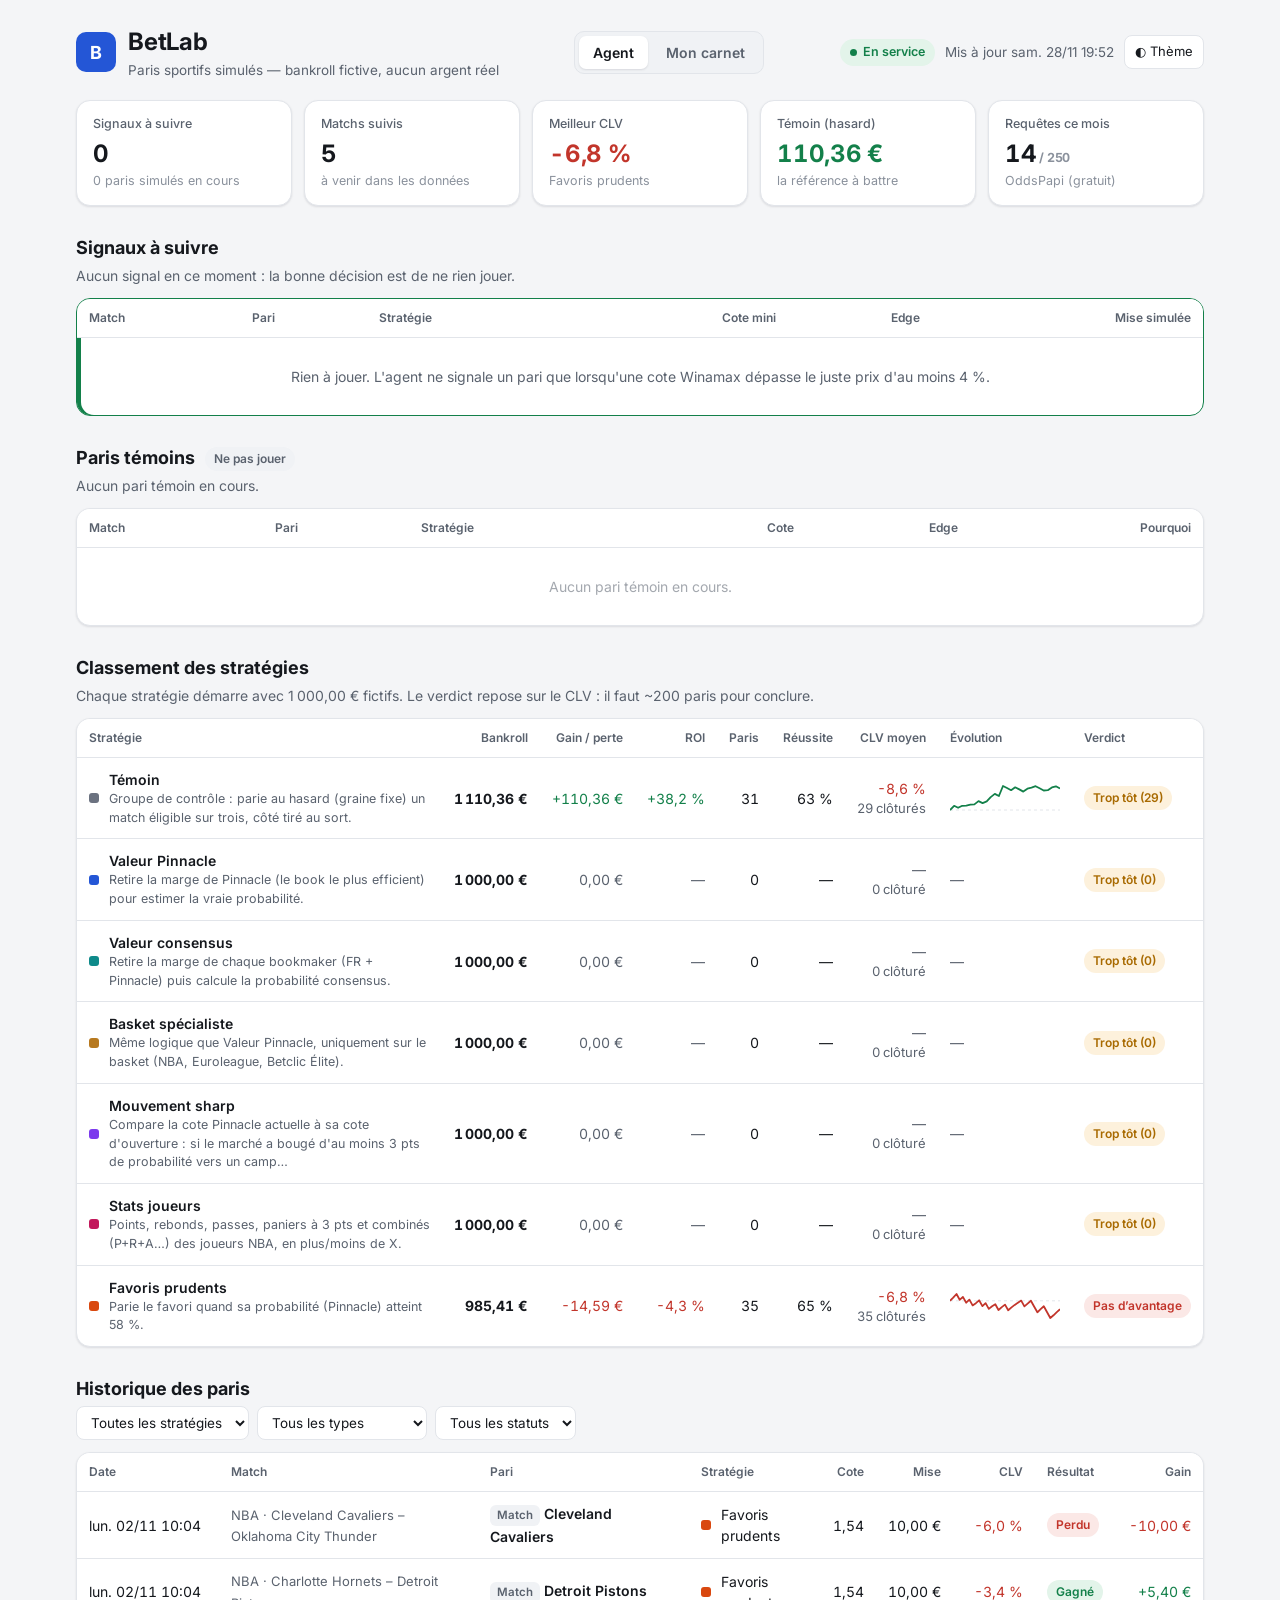
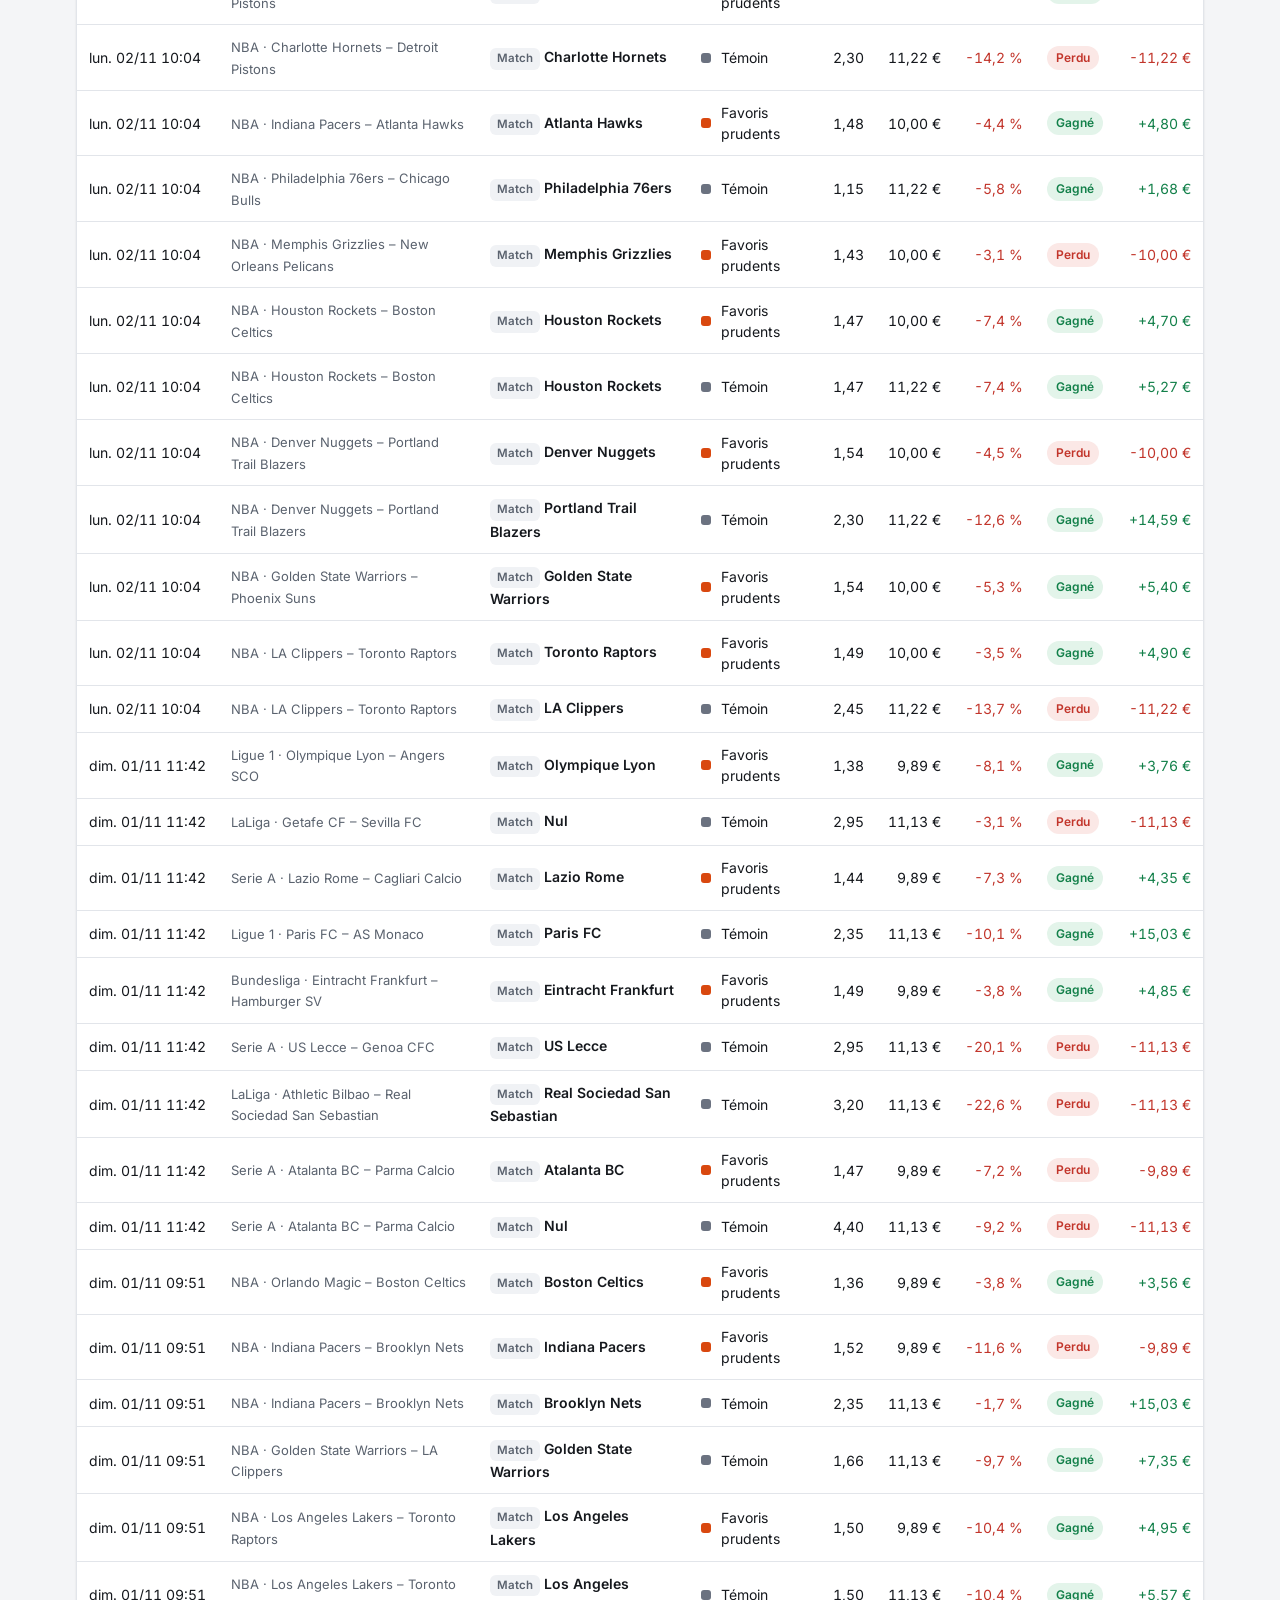
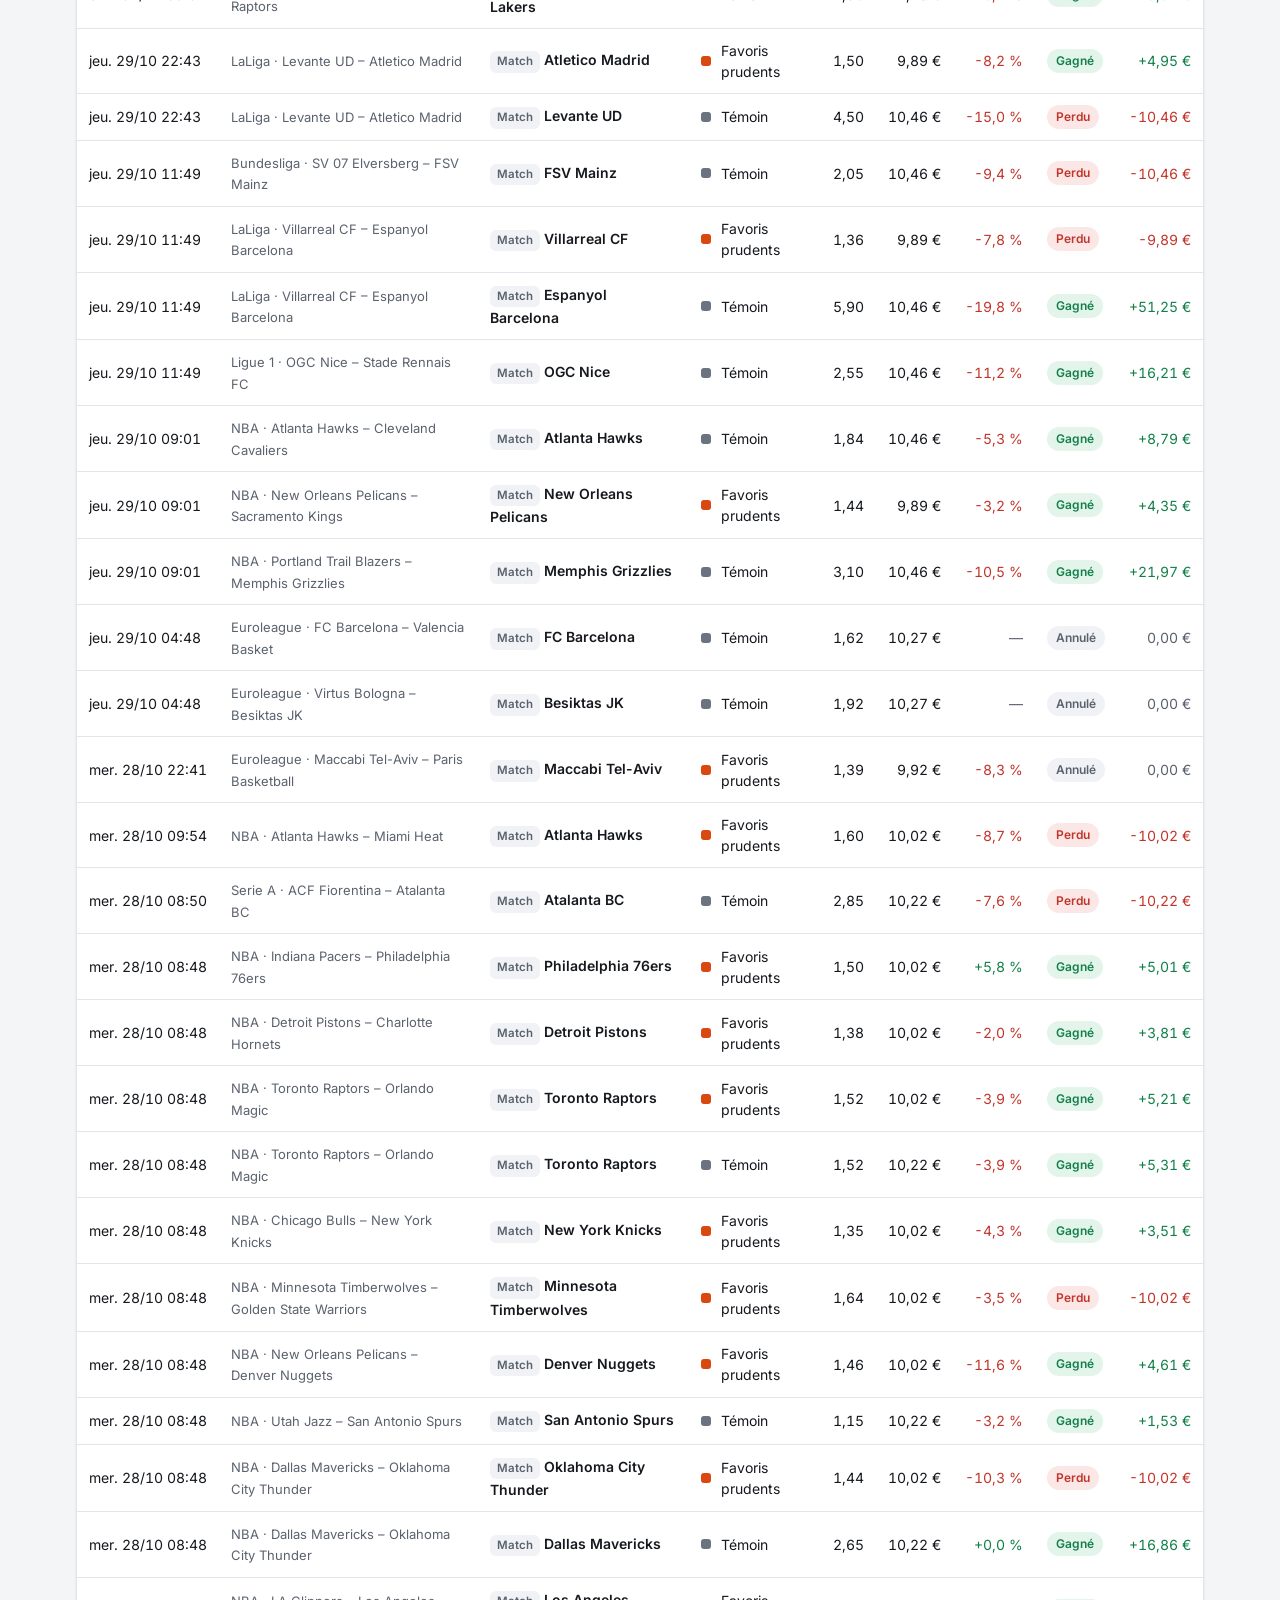
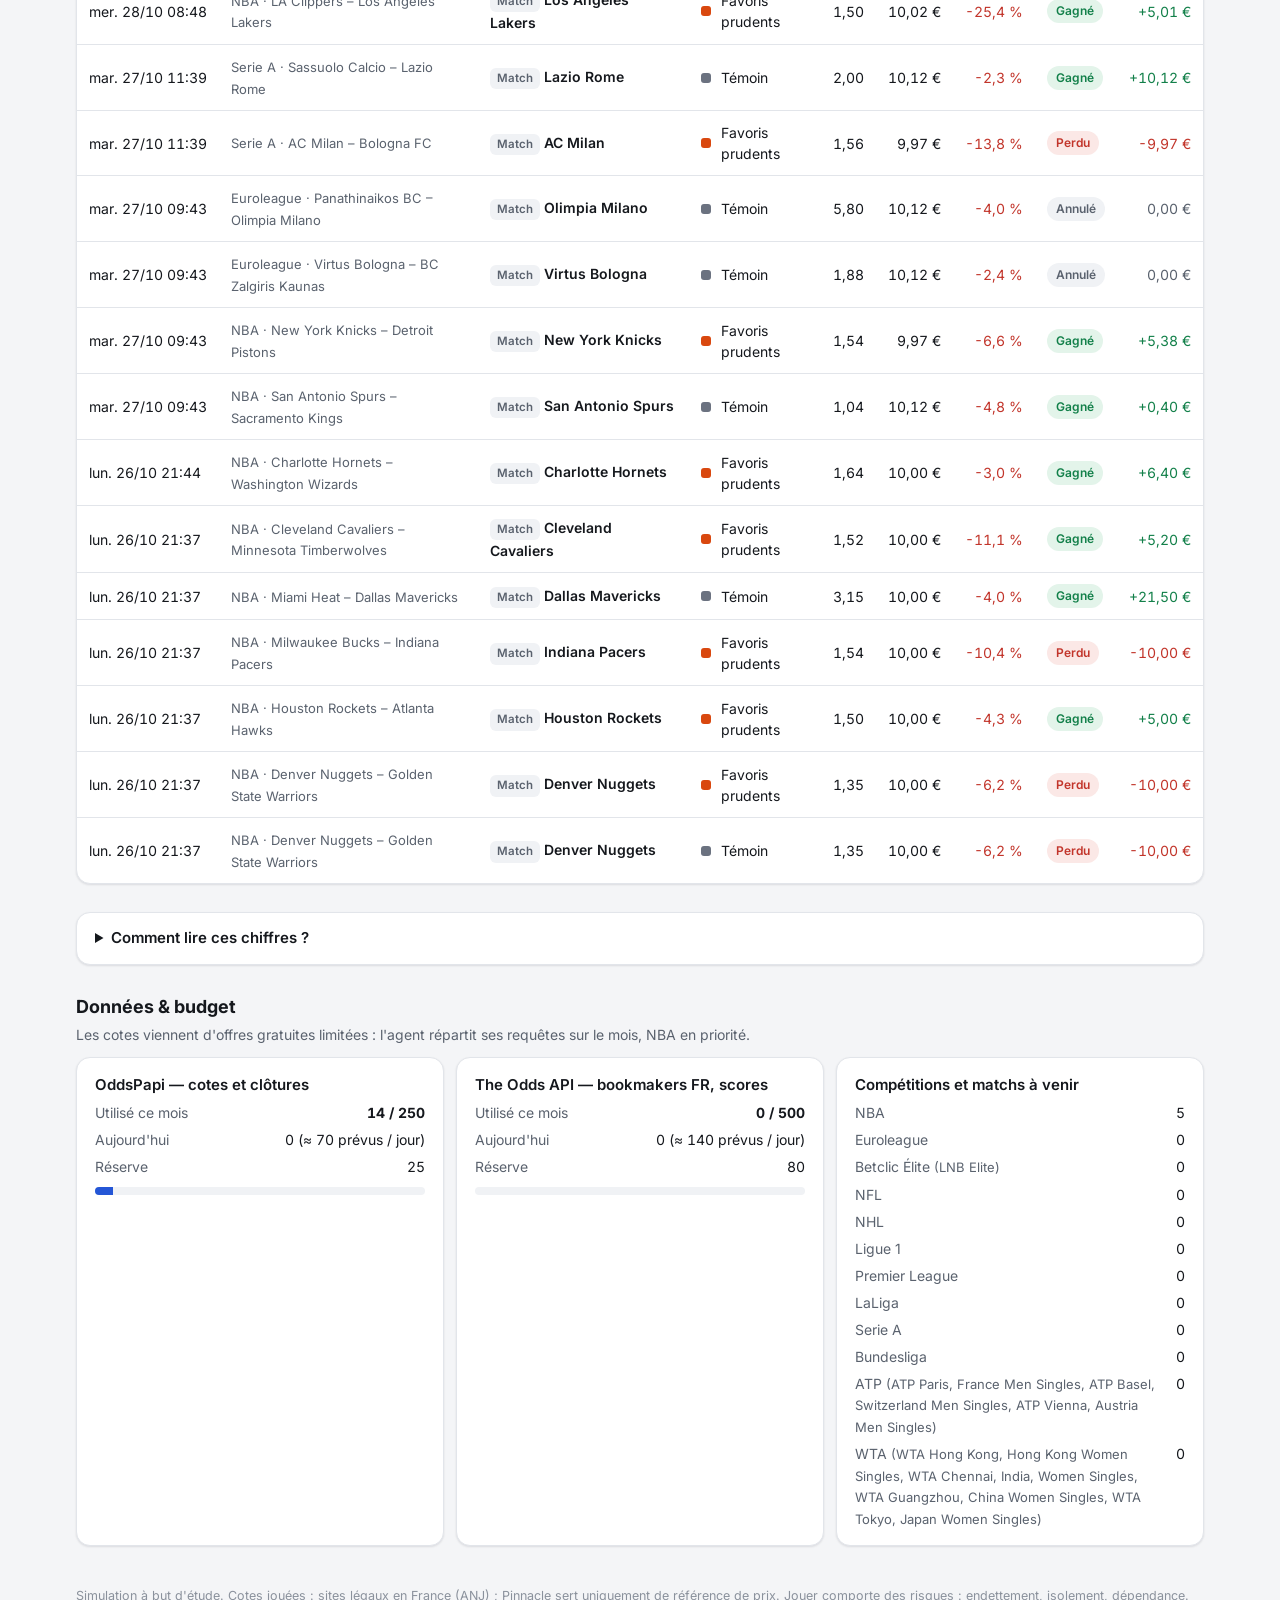
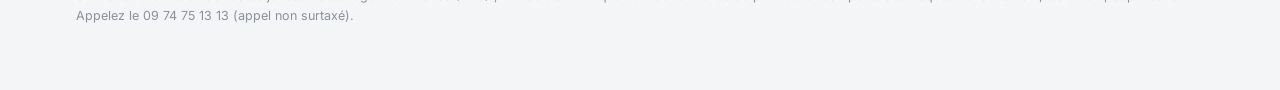
<file: docs/index.html>
<!doctype html>
<html lang="fr">
<head>
<meta charset="utf-8">
<meta name="viewport" content="width=device-width, initial-scale=1">
<title>BetLab — tableau de bord</title>
<meta name="description" content="Agent de paris sportifs simulés : stratégies sur bankroll fictive, CLV contre Pinnacle. Aucun argent réel.">
<link rel="preconnect" href="https://fonts.googleapis.com">
<link href="https://fonts.googleapis.com/css2?family=Inter:wght@400;500;600;700&display=swap" rel="stylesheet">
<link rel="stylesheet" href="base.css">
</head>
<body>
<div class="wrap">
  <header>
    <div class="brand">
      <div class="logo">B</div>
      <div>
        <h1>BetLab</h1>
        <div class="sub">Paris sportifs simulés — bankroll fictive, aucun argent réel</div>
      </div>
    </div>
    <nav class="tabs" aria-label="Onglets"><a href="./" aria-current="page">Agent</a><a href="carnet.html">Mon carnet</a></nav>
    <div class="right">
      <span id="badge" class="badge">chargement…</span>
      <span class="sub" id="updated"></span>
      <button class="themebtn" id="theme" type="button" aria-label="Changer de thème">◐ Thème</button>
    </div>
  </header>

  <div class="kpis" id="kpis"></div>

  <section>
    <h2>Signaux à suivre</h2>
    <p class="lead" id="sig-lead">Paris des stratégies de valeur avec un edge d'au moins +4 %. Vérifie que la cote Winamax est toujours au moins aussi haute avant de jouer.</p>
    <div class="card tbl signals"><table id="signals"><thead><tr>
      <th>Match</th><th>Pari</th><th>Stratégie</th><th class="r">Cote mini</th><th class="r">Edge</th><th class="r">Mise simulée</th>
    </tr></thead><tbody></tbody></table></div>
  </section>

  <section>
    <h2>Paris témoins <span class="chip void">Ne pas jouer</span></h2>
    <p class="lead" id="open-lead">Paris simulés qui servent seulement de comparaison : groupes témoins ou edge trop faible.</p>
    <div class="card tbl muted-tbl"><table id="open"><thead><tr>
      <th>Match</th><th>Pari</th><th>Stratégie</th><th class="r">Cote</th><th class="r">Edge</th><th class="r">Pourquoi</th>
    </tr></thead><tbody></tbody></table></div>
  </section>

  <section>
    <h2>Classement des stratégies</h2>
    <p class="lead">Chaque stratégie démarre avec <span id="start"></span>. Le verdict repose sur le CLV : il faut ~200 paris pour conclure.</p>
    <div class="card tbl"><table id="strats"><thead><tr>
      <th>Stratégie</th><th class="r">Bankroll</th><th class="r">Gain / perte</th><th class="r hide-sm">ROI</th>
      <th class="r">Paris</th><th class="r hide-sm">Réussite</th><th class="r">CLV moyen</th><th class="hide-sm">Évolution</th><th>Verdict</th>
    </tr></thead><tbody></tbody></table></div>
  </section>

  <section>
    <h2>Historique des paris</h2>
    <div class="filters">
      <select id="f-strat" aria-label="Stratégie"></select>
      <select id="f-type" aria-label="Type de pari">
        <option value="all">Tous les types</option><option value="h2h">Vainqueur du match</option><option value="prop">Stats joueurs</option>
      </select>
      <select id="f-status" aria-label="Statut">
        <option value="all">Tous les statuts</option><option value="open">En cours</option><option value="won">Gagnés</option><option value="lost">Perdus</option><option value="void">Annulés</option>
      </select>
    </div>
    <div class="card tbl"><table id="bets"><thead><tr>
      <th>Date</th><th>Match</th><th>Pari</th><th class="hide-sm">Stratégie</th><th class="r">Cote</th><th class="r">Mise</th><th class="r hide-sm">CLV</th><th>Résultat</th><th class="r">Gain</th>
    </tr></thead><tbody></tbody></table></div>
  </section>

  <section>
    <div class="card">
      <details>
        <summary>Comment lire ces chiffres ?</summary>
        <p><b>Edge</b> : l'avantage estimé au moment du pari. On compare la cote <span class="bk1"></span> à la probabilité « juste » tirée de <span class="bk2"></span> (le bookmaker le plus précis, marge retirée). +5 % = on paie 5 % au-dessus du juste prix.</p>
        <p><b>CLV</b> (<i>Closing Line Value</i>) : la même comparaison, mais avec la cote de <span class="bk2"></span> juste avant le match, quand le marché est le mieux informé. C'est la seule mesure fiable d'un vrai avantage : un CLV positif et stable sur ~200 paris veut dire qu'on bat le marché.</p>
        <p><b>ROI</b> : gain ÷ total misé. Sur quelques dizaines de paris, c'est surtout de la chance (ou de la malchance).</p>
        <p><b>Témoin</b> : parie au hasard. Une stratégie qui ne fait pas mieux que lui ne vaut rien.</p>
      </details>
    </div>
  </section>

  <section>
    <h2>Données &amp; budget</h2>
    <p class="lead">Les cotes viennent d'offres gratuites limitées : l'agent répartit ses requêtes sur le mois, NBA en priorité.</p>
    <div class="two" id="budget"></div>
  </section>

  <footer>
    Simulation à but d'étude. Cotes jouées : sites légaux en France (ANJ) ; Pinnacle sert uniquement de référence de prix.
    Jouer comporte des risques : endettement, isolement, dépendance. Appelez le 09 74 75 13 13 (appel non surtaxé).
  </footer>
</div>

<script>
const PALETTE = {value_sharp:'--s1',value_consensus:'--s2',favorites:'--s3',basket:'--s4',steam:'--s5',control:'--s6',player_props:'--s7'};
const col = k => `var(${PALETTE[k]||'--s6'})`;
const eur = n => n==null?'—':new Intl.NumberFormat('fr-FR',{style:'currency',currency:'EUR'}).format(n);
const pct = (x,d=1) => x==null?'—':((x>0?'+':'')+(x*100).toFixed(d).replace('.',',')+' %');
const num = (x,d=2) => x==null?'—':Number(x).toFixed(d).replace('.',',');
const tone = x => x==null||Math.abs(x)<1e-9?'flat':(x>0?'good':'bad');
const esc = s => String(s==null?'':s).replace(/[&<>"]/g,c=>({'&':'&amp;','<':'&lt;','>':'&gt;','"':'&quot;'}[c]));
const when = s => { if(!s) return '—'; const d=new Date(s); return d.toLocaleString('fr-FR',{weekday:'short',day:'2-digit',month:'2-digit',hour:'2-digit',minute:'2-digit',timeZone:'Europe/Paris'}); };
const hour = s => s?new Date(s).toLocaleTimeString('fr-FR',{hour:'2-digit',minute:'2-digit',timeZone:'Europe/Paris'}):'—';

// thème clair / sombre (mémorisé dans ce navigateur)
(function(){
  const root=document.documentElement; let t=null;
  try{ t=localStorage.getItem('betlab-theme'); }catch(e){}
  if(t) root.dataset.theme=t;
  document.getElementById('theme').addEventListener('click',()=>{
    const dark = root.dataset.theme ? root.dataset.theme==='dark' : matchMedia('(prefers-color-scheme: dark)').matches;
    root.dataset.theme = dark?'light':'dark';
    try{ localStorage.setItem('betlab-theme',root.dataset.theme); }catch(e){}
  });
})();

function spark(points,start){
  if(!points||points.length<2) return '<span class="flat">—</span>';
  const vals=[start,...points.map(p=>p[1])], min=Math.min(...vals), max=Math.max(...vals), span=(max-min)||1, W=110, H=30;
  const y=v=>(H-3-(v-min)/span*(H-6)).toFixed(1);
  const d=vals.map((v,i)=>`${(i/(vals.length-1)*W).toFixed(1)},${y(v)}`).join(' L');
  const last=vals[vals.length-1];
  return `<svg class="spark" viewBox="0 0 ${W} ${H}" preserveAspectRatio="none" aria-hidden="true">
    <line x1="0" x2="${W}" y1="${y(start)}" y2="${y(start)}" stroke="var(--line)" stroke-dasharray="3 3"/>
    <path d="M${d}" fill="none" stroke="${last>=start?'var(--good)':'var(--bad)'}" stroke-width="1.8" stroke-linejoin="round"/></svg>`;
}

function verdict(s){
  const n=s.clv_n||0, z=s.clv_z;
  if(n<30) return ['wait',`Trop tôt (${n})`];
  if(z!=null && z>=2 && s.clv>0) return ['good','Bat le marché'];
  if(z!=null && z<=-2) return ['bad','Pas d’avantage'];
  return ['wait','Pas concluant'];
}

const STATUS = {open:['open','En cours'],won:['good','Gagné'],lost:['bad','Perdu'],void:['void','Annulé']};

function betCell(b){
  const isProp = String(b.market||'').startsWith('prop:');
  return `<span class="tag ${isProp?'prop':''}">${isProp?'Joueur':'Match'}</span> <span class="sel">${esc(b.selection_name)}</span>`;
}

function render(d){
  const demo=!!d.demo, S=d.strategies||[], labels=Object.fromEntries(S.map(s=>[s.key,s.label]));
  const badge=document.getElementById('badge');
  badge.className='badge '+(demo?'demo':'live'); badge.textContent=demo?'Démo — données fictives':'En service';
  document.getElementById('updated').textContent='Mis à jour '+when(d.generated_at);
  document.querySelectorAll('.bk1').forEach(e=>e.textContent=d.bet_bookmaker);
  document.querySelectorAll('.bk2').forEach(e=>e.textContent=d.reference_bookmaker);
  document.getElementById('start').textContent=eur(d.bankroll_start)+' fictifs';

  const bets=d.recent_bets||[], open=bets.filter(b=>b.status==='open');
  const settled=S.reduce((a,s)=>a+s.settled,0);
  const ctrl=S.find(s=>s.key==='control');
  const best=[...S].filter(s=>s.key!=='control'&&s.clv!=null&&s.clv_n>=30).sort((a,b)=>b.clv-a.clv)[0];
  const up=Object.values(d.upcoming_events||{}).reduce((a,b)=>a+b,0);
  const B=d.budget||{}, op=B.oddspapi;
  document.getElementById('kpis').innerHTML=[
    ['Signaux à suivre', open.filter(b=>!['control','favorites'].includes(b.strategy)&&b.edge>=0.04-1e-9).length, `${open.length} paris simulés en cours`],
    ['Matchs suivis', up, 'à venir dans les données'],
    ['Meilleur CLV', best?`<span class="${tone(best.clv)}">${pct(best.clv)}</span>`:'—', best?esc(best.label):'il faut ≥ 30 paris clôturés'],
    ['Témoin (hasard)', ctrl?`<span class="${tone(ctrl.pnl)}">${eur(ctrl.pnl)}</span>`:'—', 'la référence à battre'],
    ['Requêtes ce mois', op?`${op.used}<span class="h"> / ${op.quota}</span>`:'—', 'OddsPapi (gratuit)'],
  ].map(([l,v,h])=>`<div class="card kpi"><div class="l">${l}</div><div class="v tnum">${v}</div><div class="h">${h}</div></div>`).join('');

  // paris en cours : signaux à suivre / témoins
  const CONTROLS=new Set(['control','favorites']), MIN_EDGE=0.04;
  const openSorted=[...open].sort((a,b)=>(a.start||'').localeCompare(b.start||''));
  const isSignal=b=>!CONTROLS.has(b.strategy)&&b.edge!=null&&b.edge>=MIN_EDGE-1e-9;
  const sig=openSorted.filter(isSignal), ctl=openSorted.filter(b=>!isSignal(b));
  const why=b=>CONTROLS.has(b.strategy)?'Groupe témoin':'Edge < +4 %';
  const row=(b,last)=>`<tr>
      <td class="nowrap"><b class="tnum">${hour(b.start)}</b> <span class="match">${esc(b.sport_label)}</span><div class="match">${esc(b.match)}</div></td>
      <td>${betCell(b)}</td>
      <td><span class="strat" style="--c:${col(b.strategy)};min-width:0"><span class="dot"></span>${esc(labels[b.strategy]||b.strategy)}</span></td>
      <td class="r num"><b>${num(b.odds)}</b></td><td class="r num ${tone(b.edge)}">${pct(b.edge)}</td><td class="r ${last[1]||''}">${last[0](b)}</td></tr>`;
  const plural=(n,w)=>`${n} ${w}${n>1?'s':''}`;
  document.getElementById('sig-lead').textContent = sig.length
    ? `${plural(sig.length,'signal')} en cours, du plus proche au plus lointain. Ne joue que si la cote ${d.bet_bookmaker} est toujours au moins égale à la cote mini.`
    : 'Aucun signal en ce moment : la bonne décision est de ne rien jouer.';
  document.querySelector('#signals tbody').innerHTML = sig.length ? sig.map(b=>row(b,[b=>eur(b.stake),'num'])).join('')
    : `<tr><td colspan="6" class="empty">Rien à jouer. L'agent ne signale un pari que lorsqu'une cote ${esc(d.bet_bookmaker)} dépasse le juste prix d'au moins 4 %.</td></tr>`;
  document.getElementById('open-lead').textContent = ctl.length
    ? `${plural(ctl.length,'pari')} de comparaison (groupes témoins ou edge trop faible). Ils servent à mesurer si les vraies stratégies font mieux que le hasard : ne les joue pas.`
    : 'Aucun pari témoin en cours.';
  document.querySelector('#open tbody').innerHTML = ctl.length ? ctl.map(b=>row(b,[why,'match'])).join('')
    : `<tr><td colspan="6" class="empty">Aucun pari témoin en cours.</td></tr>`;

  // classement
  const ranked=[...S].sort((a,b)=>b.bankroll-a.bankroll);
  document.querySelector('#strats tbody').innerHTML=ranked.map(s=>{
    const [vc,vt]=verdict(s);
    return `<tr>
      <td><div class="strat" style="--c:${col(s.key)}"><span class="dot"></span><div><div class="sname">${esc(s.label)}</div><div class="sdesc">${esc((s.description||[])[0]||'')}</div></div></div></td>
      <td class="r num"><b>${eur(s.bankroll)}</b></td>
      <td class="r num ${tone(s.pnl)}">${s.pnl>0?'+':''}${eur(s.pnl)}</td>
      <td class="r num hide-sm ${tone(s.roi)}">${pct(s.roi)}</td>
      <td class="r num">${s.bets}${s.open?` <span class="match">(${s.open} en cours)</span>`:''}</td>
      <td class="r num hide-sm">${s.win_rate==null?'—':Math.round(s.win_rate*100)+' %'}</td>
      <td class="r num ${tone(s.clv)}">${pct(s.clv)}<div class="match">${s.clv_n} clôturé${s.clv_n>1?'s':''}</div></td>
      <td class="hide-sm">${spark(s.equity,d.bankroll_start)}</td>
      <td><span class="chip ${vc}">${vt}</span></td></tr>`;}).join('');

  // historique
  const fs=document.getElementById('f-strat');
  fs.innerHTML='<option value="all">Toutes les stratégies</option>'+S.map(s=>`<option value="${esc(s.key)}">${esc(s.label)}</option>`).join('');
  const draw=()=>{
    const k=fs.value, t=document.getElementById('f-type').value, st=document.getElementById('f-status').value;
    const rows=bets.filter(b=>(k==='all'||b.strategy===k)&&(st==='all'||b.status===st)
      &&(t==='all'||(t==='prop')===String(b.market||'').startsWith('prop:'))).slice(0,150);
    const tb=document.querySelector('#bets tbody');
    if(!rows.length){ tb.innerHTML='<tr><td colspan="9" class="empty">Aucun pari pour ces filtres.</td></tr>'; return; }
    tb.innerHTML=rows.map(b=>{ const [sc,stx]=STATUS[b.status]||['void',b.status];
      const extra=b.result_value!=null?` <span class="match">(${b.result_value})</span>`:'';
      return `<tr>
        <td class="nowrap tnum">${when(b.placed_at)}</td>
        <td><span class="match">${esc(b.sport_label)} · ${esc(b.match)}</span></td>
        <td>${betCell(b)}</td>
        <td class="hide-sm"><span class="strat" style="--c:${col(b.strategy)};min-width:0"><span class="dot"></span>${esc(labels[b.strategy]||b.strategy)}</span></td>
        <td class="r num">${num(b.odds)}</td><td class="r num">${eur(b.stake)}</td>
        <td class="r num hide-sm ${tone(b.clv)}">${pct(b.clv)}</td>
        <td><span class="chip ${sc}">${stx}</span>${extra}</td>
        <td class="r num ${tone(b.pnl)}">${b.pnl==null?'—':(b.pnl>0?'+':'')+eur(b.pnl)}</td></tr>`; }).join('');
  };
  ['f-strat','f-type','f-status'].forEach(id=>document.getElementById(id).addEventListener('change',draw));
  draw();

  // budget
  const names={oddspapi:'OddsPapi — cotes et clôtures',theoddsapi:'The Odds API — bookmakers FR, scores'};
  const tours=d.tournaments||{}, sports=d.sports||{};
  document.getElementById('budget').innerHTML=Object.entries(B).map(([k,v])=>`<div class="card pad">
      <div class="sname">${esc(names[k]||k)}</div>
      <div class="row"><span>Utilisé ce mois</span><b class="tnum">${v.used} / ${v.quota}</b></div>
      <div class="row"><span>Aujourd'hui</span><span class="tnum">${v.used_today} (≈ ${Math.round(v.daily_allowance)} prévus / jour)</span></div>
      <div class="row"><span>Réserve</span><span class="tnum">${v.reserve}</span></div>
      <div class="bar"><i style="width:${Math.min(100,100*v.used/Math.max(1,v.quota))}%"></i></div></div>`).join('')
    + `<div class="card pad"><div class="sname">Compétitions et matchs à venir</div>
      ${Object.entries(sports).map(([k,l])=>{ const n=(d.upcoming_events||{})[k]||0; const t=(tours[k]||[]).map(x=>x.name).join(', ');
        return `<div class="row"><span>${esc(l)}${t&&t!==l?` <span class="match">(${esc(t)})</span>`:''}</span><span class="tnum">${n}</span></div>`;}).join('')}</div>`;
}

fetch('data/dashboard.json?'+Date.now()).then(r=>r.json()).then(render).catch(e=>{
  document.getElementById('badge').textContent='Données indisponibles';
  document.getElementById('kpis').innerHTML=`<div class="card empty">Pas encore de données : le premier passage de l'agent les créera (${esc(e.message)}).</div>`;
});
</script>
</body>
</html>
</file>
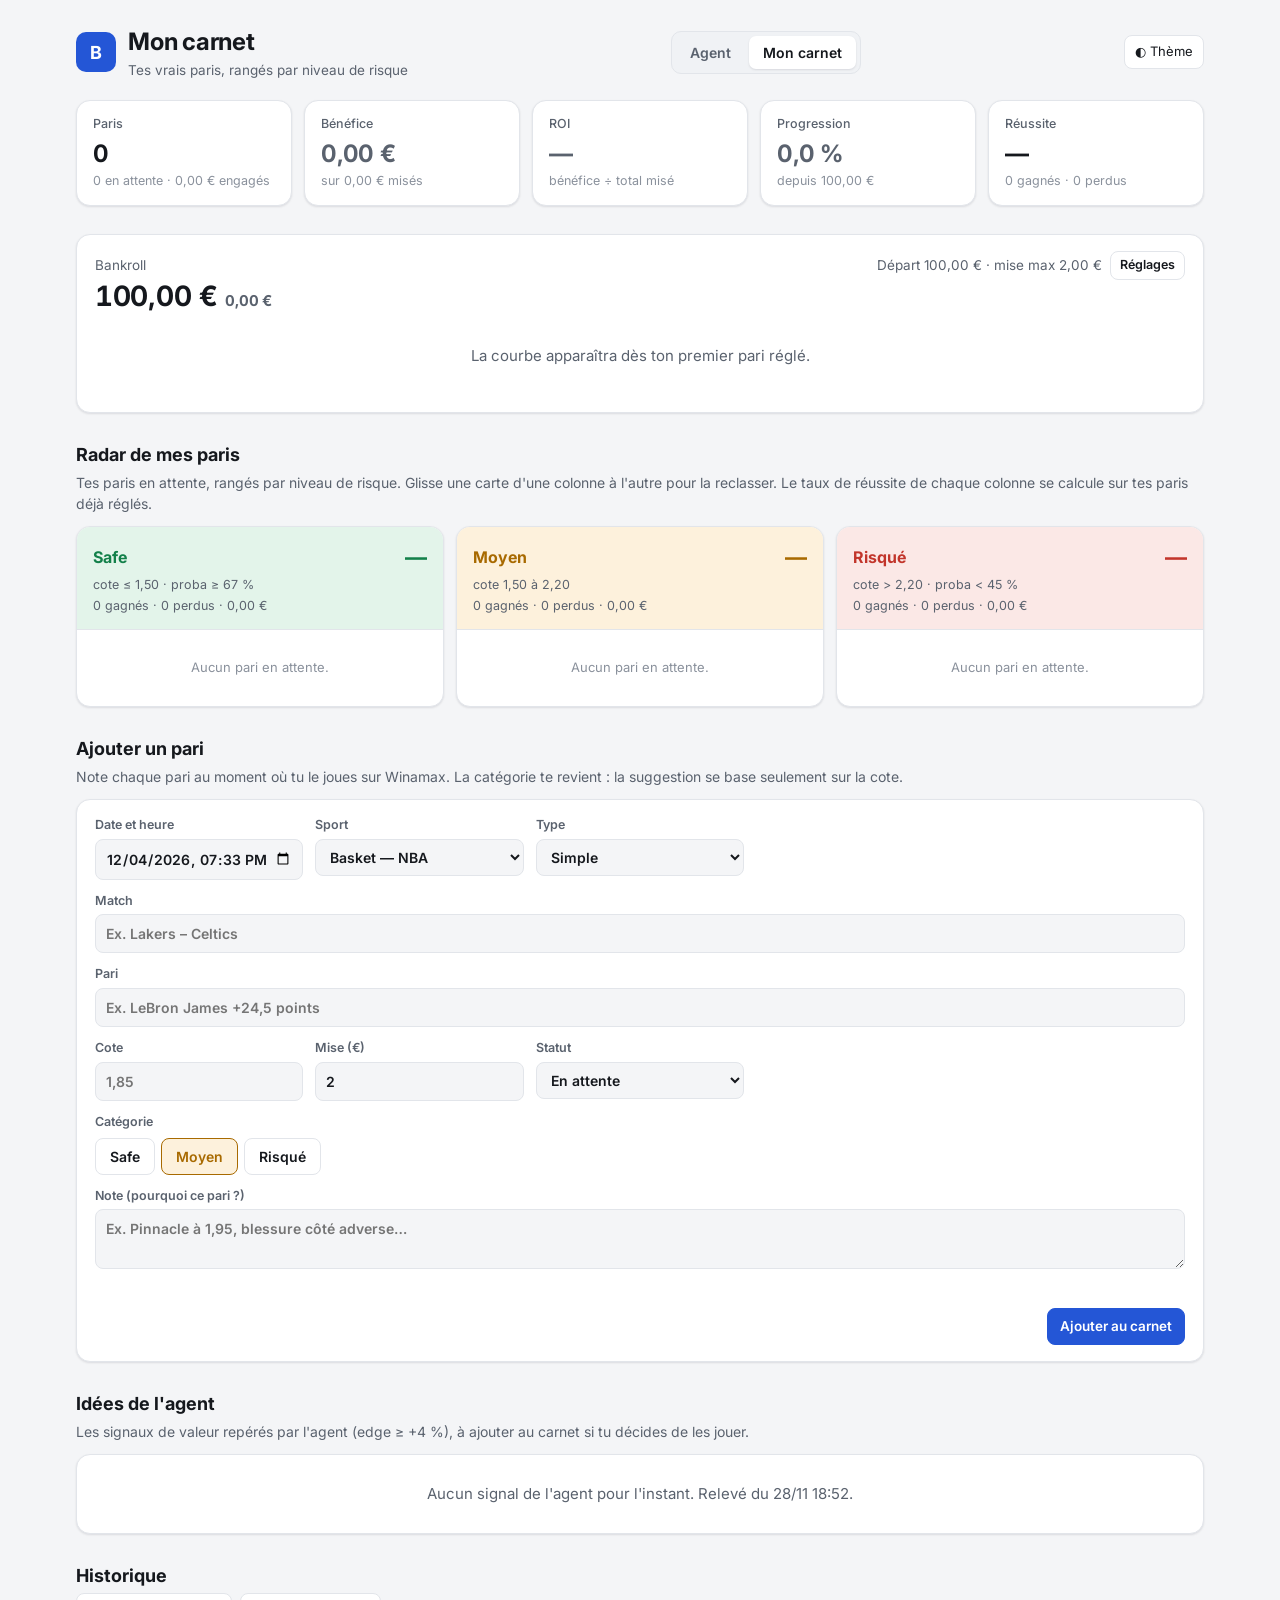
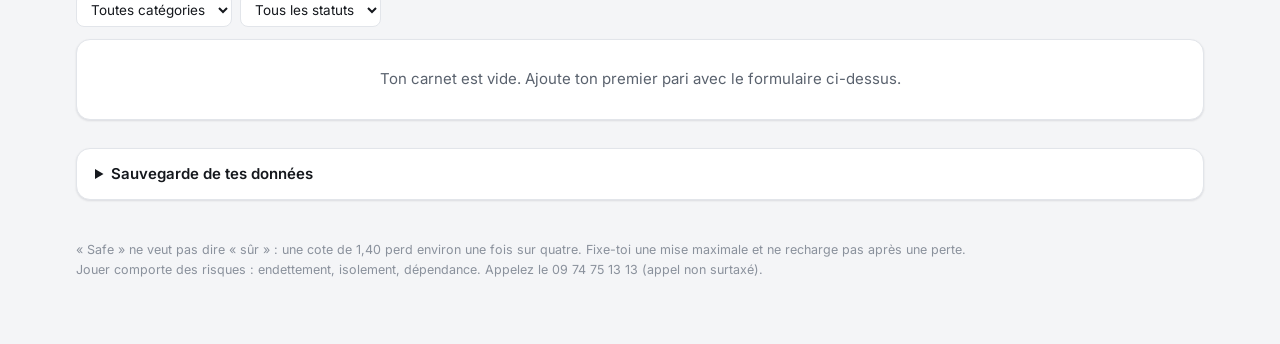
<file: docs/carnet.html>
<!doctype html>
<html lang="fr">
<head>
<meta charset="utf-8">
<meta name="viewport" content="width=device-width, initial-scale=1">
<title>BetLab — mon carnet</title>
<meta name="description" content="Carnet personnel de paris : classement Safe / Moyen / Risqué, bankroll, ROI et historique.">
<link rel="preconnect" href="https://fonts.googleapis.com">
<link href="https://fonts.googleapis.com/css2?family=Inter:wght@400;500;600;700&display=swap" rel="stylesheet">
<link rel="stylesheet" href="base.css">
<style>
  :root{--safe:var(--good);--safe-soft:var(--good-soft);--mid:var(--warn);--mid-soft:var(--warn-soft);--risk:var(--bad);--risk-soft:var(--bad-soft)}
  .btn{border:1px solid var(--line);background:var(--card);color:var(--text);border-radius:8px;padding:7px 12px;font:inherit;font-size:13.5px;font-weight:600;cursor:pointer}
  .btn:hover{border-color:var(--dim)}
  .btn.primary{background:var(--accent);border-color:var(--accent);color:#fff}
  .btn.sm{padding:4px 9px;font-size:12.5px}
  .toolbar{display:flex;flex-wrap:wrap;gap:8px;align-items:center}
  /* courbe */
  .chart{padding:16px 18px}
  .chart-head{display:flex;justify-content:space-between;align-items:baseline;gap:10px;flex-wrap:wrap}
  .chart-head .big{font-size:28px;font-weight:700;letter-spacing:-.01em}
  .curve{width:100%;height:200px;display:block;margin-top:10px}
  .axis{display:flex;justify-content:space-between;font-size:12px;color:var(--dim)}
  /* radar */
  .radar{display:grid;grid-template-columns:repeat(3,minmax(0,1fr));gap:12px}
  @media (max-width:900px){.radar{grid-template-columns:1fr}}
  .col{padding:0;overflow:hidden;display:flex;flex-direction:column;min-height:180px}
  .col.drop{outline:2px dashed var(--c);outline-offset:-4px}
  .col-head{padding:14px 16px;border-bottom:1px solid var(--line);background:var(--cs)}
  .col-title{display:flex;justify-content:space-between;align-items:center;gap:8px}
  .col-title b{font-size:16px;color:var(--c)}
  .rate{font-size:22px;font-weight:700;color:var(--c)}
  .col-meta{font-size:12.5px;color:var(--muted);margin-top:2px}
  .col-body{padding:10px;display:flex;flex-direction:column;gap:8px;flex:1}
  .bcard{border:1px solid var(--line);border-left:4px solid var(--c);border-radius:10px;padding:10px 12px;background:var(--card);cursor:grab}
  .bcard .top{display:flex;justify-content:space-between;gap:8px;font-size:12.5px;color:var(--muted)}
  .bcard .pick{font-weight:600;margin:2px 0}
  .bcard .nums{display:flex;gap:14px;font-size:13px;color:var(--muted)}
  .bcard .nums b{color:var(--text)}
  .bcard .acts{display:flex;gap:6px;margin-top:8px;flex-wrap:wrap}
  .col-empty{color:var(--dim);font-size:13px;text-align:center;padding:18px 8px}
  .safe{--c:var(--safe);--cs:var(--safe-soft)} .mid{--c:var(--mid);--cs:var(--mid-soft)} .risk{--c:var(--risk);--cs:var(--risk-soft)}
  .rchip{display:inline-block;padding:2px 8px;border-radius:999px;font-size:11.5px;font-weight:700;background:var(--cs);color:var(--c)}
  /* formulaire */
  form{padding:16px 18px}
  .grid{display:grid;grid-template-columns:repeat(auto-fit,minmax(180px,1fr));gap:12px}
  label{display:flex;flex-direction:column;gap:4px;font-size:12.5px;font-weight:600;color:var(--muted)}
  input,select,textarea{font:inherit;font-size:14px;padding:8px 10px;border-radius:8px;border:1px solid var(--line);background:var(--bg);color:var(--text);min-width:0}
  input:focus,select:focus,textarea:focus{outline:2px solid var(--accent);outline-offset:-1px}
  .wide{grid-column:1/-1}
  .seg{display:flex;gap:6px;flex-wrap:wrap}
  .seg input{position:absolute;opacity:0;pointer-events:none}
  .seg label{flex-direction:row;align-items:center;padding:7px 14px;border-radius:8px;border:1px solid var(--line);cursor:pointer;color:var(--text);font-size:14px}
  .seg input:checked+span{color:var(--c)}
  .seg label:has(input:checked){border-color:var(--c);background:var(--cs)}
  .hint{font-size:12.5px;color:var(--muted);margin-top:10px;min-height:1.2em}
  .hint.warn{color:var(--warn)}
  .form-foot{display:flex;justify-content:space-between;align-items:center;gap:10px;flex-wrap:wrap;margin-top:14px}
  /* historique */
  .month{margin-top:14px}
  .grp{display:flex;justify-content:space-between;align-items:center;padding:9px 14px;font-weight:700}
  .grp.m{background:var(--soft);border-radius:10px;font-size:15px}
  .grp.w{font-size:13.5px;color:var(--muted)}
  .grp.d{font-size:13px;color:var(--muted);font-weight:600;border-bottom:1px solid var(--line)}
  .hrow{display:grid;grid-template-columns:52px minmax(0,1fr) 64px 70px 78px 84px 80px auto;gap:10px;align-items:center;padding:10px 14px;border-bottom:1px solid var(--line);font-size:14px}
  .hrow:last-child{border-bottom:0}
  .hrow .l{font-size:11px;color:var(--dim);display:block}
  .hrow .pick{font-weight:600}
  .hrow .sub2{font-size:12.5px;color:var(--muted)}
  .iconbtn{border:0;background:none;color:var(--muted);cursor:pointer;font-size:15px;padding:4px 6px;border-radius:6px}
  .iconbtn:hover{background:var(--soft);color:var(--text)}
  @media (max-width:760px){
    .hrow{grid-template-columns:44px minmax(0,1fr) auto;row-gap:4px}
    .hrow .xs{display:none}
    .hrow .only-sm{display:block}
  }
  .only-sm{display:none}
  .chip.pend{background:var(--accent-soft);color:var(--accent)}
  dialog{border:1px solid var(--line);border-radius:14px;background:var(--card);color:var(--text);padding:20px;max-width:420px;width:calc(100% - 32px)}
  dialog::backdrop{background:rgba(0,0,0,.45)}
  .note{font-size:13px;color:var(--muted)}
</style>
</head>
<body>
<div class="wrap">
  <header>
    <div class="brand">
      <div class="logo">B</div>
      <div>
        <h1>Mon carnet</h1>
        <div class="sub">Tes vrais paris, rangés par niveau de risque</div>
      </div>
    </div>
    <nav class="tabs" aria-label="Onglets"><a href="./">Agent</a><a href="carnet.html" aria-current="page">Mon carnet</a></nav>
    <div class="right">
      <button class="themebtn" id="theme" type="button" aria-label="Changer de thème">◐ Thème</button>
    </div>
  </header>

  <div class="kpis" id="kpis"></div>

  <section>
    <div class="card chart">
      <div class="chart-head">
        <div><div class="sub">Bankroll</div><div class="big tnum" id="bk-now">—</div></div>
        <div class="toolbar">
          <span class="sub" id="bk-start"></span>
          <button class="btn sm" type="button" id="open-settings">Réglages</button>
        </div>
      </div>
      <div id="curve"></div>
    </div>
  </section>

  <section>
    <h2>Radar de mes paris</h2>
    <p class="lead">Tes paris en attente, rangés par niveau de risque. Glisse une carte d'une colonne à l'autre pour la reclasser. Le taux de réussite de chaque colonne se calcule sur tes paris déjà réglés.</p>
    <div class="radar" id="radar"></div>
  </section>

  <section id="add">
    <h2 id="form-title">Ajouter un pari</h2>
    <p class="lead">Note chaque pari au moment où tu le joues sur Winamax. La catégorie te revient : la suggestion se base seulement sur la cote.</p>
    <div class="card">
      <form id="form" autocomplete="off">
        <div class="grid">
          <label>Date et heure<input type="datetime-local" name="date" required></label>
          <label>Sport<select name="sport">
            <option>Basket — NBA</option><option>Basket — Euroleague</option><option>Football</option><option>Tennis</option><option>Hockey — NHL</option><option>Football US — NFL</option><option>Autre</option>
          </select></label>
          <label>Type<select name="type"><option>Simple</option><option>Combiné</option></select></label>
          <label class="wide">Match<input name="match" placeholder="Ex. Lakers – Celtics" maxlength="120"></label>
          <label class="wide">Pari<input name="pick" placeholder="Ex. LeBron James +24,5 points" required maxlength="160"></label>
          <label>Cote<input name="odds" type="number" inputmode="decimal" step="0.01" min="1.01" required placeholder="1,85"></label>
          <label>Mise (€)<input name="stake" type="number" inputmode="decimal" step="0.01" min="0.1" required placeholder="2"></label>
          <label>Statut<select name="status"><option value="pending">En attente</option><option value="won">Gagné</option><option value="lost">Perdu</option><option value="void">Annulé / remboursé</option></select></label>
          <div class="wide">
            <div class="sub" style="font-weight:600;font-size:12.5px;margin-bottom:6px">Catégorie</div>
            <div class="seg">
              <label class="safe"><input type="radio" name="risk" value="safe"><span>Safe</span></label>
              <label class="mid"><input type="radio" name="risk" value="mid" checked><span>Moyen</span></label>
              <label class="risk"><input type="radio" name="risk" value="risk"><span>Risqué</span></label>
            </div>
          </div>
          <label class="wide">Note (pourquoi ce pari ?)<textarea name="note" rows="2" maxlength="400" placeholder="Ex. Pinnacle à 1,95, blessure côté adverse…"></textarea></label>
        </div>
        <div class="hint" id="hint"></div>
        <div class="form-foot">
          <span class="note" id="gain-preview"></span>
          <div class="toolbar">
            <button class="btn" type="button" id="cancel-edit" hidden>Annuler</button>
            <button class="btn primary" type="submit" id="submit">Ajouter au carnet</button>
          </div>
        </div>
      </form>
    </div>
  </section>

  <section>
    <h2>Idées de l'agent</h2>
    <p class="lead">Les signaux de valeur repérés par l'agent (edge ≥ +4 %), à ajouter au carnet si tu décides de les jouer.</p>
    <div class="card" id="ideas"><div class="empty">Chargement…</div></div>
  </section>

  <section>
    <h2>Historique</h2>
    <div class="filters">
      <select id="f-risk" aria-label="Catégorie"><option value="all">Toutes catégories</option><option value="safe">Safe</option><option value="mid">Moyen</option><option value="risk">Risqué</option></select>
      <select id="f-status" aria-label="Statut"><option value="all">Tous les statuts</option><option value="pending">En attente</option><option value="won">Gagnés</option><option value="lost">Perdus</option><option value="void">Annulés</option></select>
    </div>
    <div class="card" id="history"></div>
  </section>

  <section>
    <div class="card">
      <details>
        <summary>Sauvegarde de tes données</summary>
        <p>Le carnet est enregistré <b>uniquement dans ce navigateur</b>, sur cet appareil. Il n'est envoyé nulle part, pas même sur GitHub. Si tu vides les données du navigateur ou que tu changes d'appareil, il disparaît : exporte-le régulièrement.</p>
        <div class="toolbar" style="margin-top:12px">
          <button class="btn" type="button" id="export">Exporter (.json)</button>
          <label class="btn" style="flex-direction:row;color:var(--text);font-size:13.5px">Importer<input type="file" id="import" accept="application/json,.json" hidden></label>
        </div>
      </details>
    </div>
  </section>

  <footer>
    « Safe » ne veut pas dire « sûr » : une cote de 1,40 perd environ une fois sur quatre. Fixe-toi une mise maximale et ne recharge pas après une perte.<br>
    Jouer comporte des risques : endettement, isolement, dépendance. Appelez le 09 74 75 13 13 (appel non surtaxé).
  </footer>
</div>

<dialog id="settings">
  <form method="dialog" id="settings-form" style="padding:0">
    <h2 style="margin-bottom:12px">Réglages</h2>
    <div class="grid" style="grid-template-columns:1fr">
      <label>Capital de départ (€)<input name="start" type="number" step="1" min="1" required></label>
      <label>Ma mise maximale par pari (€)<input name="maxStake" type="number" step="0.5" min="0.5" required></label>
    </div>
    <p class="note">Le carnet te prévient quand une mise dépasse ce plafond.</p>
    <div class="form-foot"><span></span><div class="toolbar"><button class="btn" value="cancel" formnovalidate>Annuler</button><button class="btn primary" value="ok">Enregistrer</button></div></div>
  </form>
</dialog>

<script>
const KEY='betlab-carnet-v1';
const RISKS={safe:{label:'Safe',cls:'safe',guide:'cote ≤ 1,50 · proba ≥ 67 %'},mid:{label:'Moyen',cls:'mid',guide:'cote 1,50 à 2,20'},risk:{label:'Risqué',cls:'risk',guide:'cote > 2,20 · proba < 45 %'}};
const STATUS={pending:['pend','En attente'],won:['good','Gagné'],lost:['bad','Perdu'],void:['void','Annulé']};
const eur=n=>new Intl.NumberFormat('fr-FR',{style:'currency',currency:'EUR'}).format(n||0);
const signed=n=>(n>0?'+':'')+eur(n);
const pct=(x,d=1)=>x==null||!isFinite(x)?'—':((x>0?'+':'')+(x*100).toFixed(d).replace('.',',')+' %');
const num=(x,d=2)=>Number(x).toFixed(d).replace('.',',');
const tone=x=>Math.abs(x||0)<1e-9?'flat':(x>0?'good':'bad');
const esc=s=>String(s==null?'':s).replace(/[&<>"']/g,c=>({'&':'&amp;','<':'&lt;','>':'&gt;','"':'&quot;',"'":'&#39;'}[c]));
const uid=()=>Date.now().toString(36)+Math.random().toString(36).slice(2,7);
const suggest=o=>o<=1.5?'safe':(o<=2.2?'mid':'risk');

// thème partagé avec l'onglet Agent
(function(){
  const root=document.documentElement; let t=null;
  try{ t=localStorage.getItem('betlab-theme'); }catch(e){}
  if(t) root.dataset.theme=t;
  document.getElementById('theme').addEventListener('click',()=>{
    const dark=root.dataset.theme?root.dataset.theme==='dark':matchMedia('(prefers-color-scheme: dark)').matches;
    root.dataset.theme=dark?'light':'dark';
    try{ localStorage.setItem('betlab-theme',root.dataset.theme); }catch(e){}
  });
})();

// ------------------------------------------------------------ données
let db={version:1,settings:{start:100,maxStake:2},bets:[]};
let storageOk=true;
function load(){
  try{
    const raw=localStorage.getItem(KEY);
    if(raw){ const d=JSON.parse(raw); if(d&&Array.isArray(d.bets)) db={...db,...d,settings:{...db.settings,...(d.settings||{})}}; }
  }catch(e){ storageOk=false; }
}
function save(){
  try{ localStorage.setItem(KEY,JSON.stringify(db)); storageOk=true; }catch(e){ storageOk=false; }
  render();
}
const profit=b=>b.status==='won'?b.stake*(b.odds-1):(b.status==='lost'?-b.stake:0);
const byDate=(a,b)=>(a.date||'').localeCompare(b.date||'');

// ------------------------------------------------------------ rendu
function stats(list){
  const settled=list.filter(b=>b.status==='won'||b.status==='lost');
  const won=settled.filter(b=>b.status==='won').length;
  const staked=list.filter(b=>b.status!=='pending'&&b.status!=='void').reduce((a,b)=>a+b.stake,0);
  const pnl=list.reduce((a,b)=>a+profit(b),0);
  return {n:list.length,settled:settled.length,won,lost:settled.length-won,rate:settled.length?won/settled.length:null,pnl,staked,roi:staked?pnl/staked:null,
          pending:list.filter(b=>b.status==='pending').length,pendingStake:list.filter(b=>b.status==='pending').reduce((a,b)=>a+b.stake,0)};
}

function render(){
  const S=stats(db.bets), start=db.settings.start, bank=start+S.pnl;
  document.getElementById('kpis').innerHTML=[
    ['Paris',S.n,`${S.pending} en attente · ${eur(S.pendingStake)} engagés`],
    ['Bénéfice',`<span class="${tone(S.pnl)}">${signed(S.pnl)}</span>`,`sur ${eur(S.staked)} misés`],
    ['ROI',`<span class="${tone(S.roi)}">${pct(S.roi)}</span>`,'bénéfice ÷ total misé'],
    ['Progression',`<span class="${tone(S.pnl)}">${pct(S.pnl/start)}</span>`,`depuis ${eur(start)}`],
    ['Réussite',S.rate==null?'—':`${Math.round(S.rate*100)} %`,`${S.won} gagnés · ${S.lost} perdus`],
  ].map(([l,v,h])=>`<div class="card kpi"><div class="l">${l}</div><div class="v tnum">${v}</div><div class="h">${h}</div></div>`).join('');
  document.getElementById('bk-now').innerHTML=`${eur(bank)} <span class="${tone(S.pnl)}" style="font-size:15px">${signed(S.pnl)}</span>`;
  document.getElementById('bk-start').textContent=`Départ ${eur(start)} · mise max ${eur(db.settings.maxStake)}${storageOk?'':' · ⚠ sauvegarde impossible dans ce navigateur'}`;
  renderCurve(start);
  renderRadar();
  renderHistory();
  updateHint();
}

function renderCurve(start){
  const pts=[start]; let v=start;
  db.bets.filter(b=>b.status!=='pending').sort(byDate).forEach(b=>{ v+=profit(b); pts.push(v); });
  const el=document.getElementById('curve');
  if(pts.length<2){ el.innerHTML='<div class="empty">La courbe apparaîtra dès ton premier pari réglé.</div>'; return; }
  const W=800,H=200,min=Math.min(...pts),max=Math.max(...pts),span=(max-min)||1;
  const x=i=>(i/(pts.length-1)*W).toFixed(1), y=p=>(H-8-(p-min)/span*(H-16)).toFixed(1);
  const line=pts.map((p,i)=>`${x(i)},${y(p)}`).join(' L');
  const c=v>=start?'var(--good)':'var(--bad)';
  el.innerHTML=`<svg class="curve" viewBox="0 0 ${W} ${H}" preserveAspectRatio="none" role="img" aria-label="Évolution de la bankroll">
      <defs><linearGradient id="fill" x1="0" x2="0" y1="0" y2="1"><stop offset="0" stop-color="${c}" stop-opacity=".25"/><stop offset="1" stop-color="${c}" stop-opacity="0"/></linearGradient></defs>
      <line x1="0" x2="${W}" y1="${y(start)}" y2="${y(start)}" stroke="var(--line)" stroke-dasharray="4 4" vector-effect="non-scaling-stroke"/>
      <path d="M0,${H} L${line} L${W},${H} Z" fill="url(#fill)"/>
      <path d="M${line}" fill="none" stroke="${c}" stroke-width="2.2" stroke-linejoin="round" vector-effect="non-scaling-stroke"/>
    </svg><div class="axis"><span>min ${eur(min)}</span><span>${pts.length-1} paris réglés</span><span>max ${eur(max)}</span></div>`;
}

function renderRadar(){
  document.getElementById('radar').innerHTML=Object.entries(RISKS).map(([k,r])=>{
    const all=db.bets.filter(b=>b.risk===k), s=stats(all), pend=all.filter(b=>b.status==='pending').sort(byDate);
    return `<div class="card col ${r.cls}" data-risk="${k}">
      <div class="col-head">
        <div class="col-title"><b>${r.label}</b><span class="rate tnum">${s.rate==null?'—':Math.round(s.rate*100)+' %'}</span></div>
        <div class="col-meta">${r.guide}</div>
        <div class="col-meta">${s.won} gagnés · ${s.lost} perdus · <span class="${tone(s.pnl)}">${signed(s.pnl)}</span>${s.roi!=null?` · ROI ${pct(s.roi)}`:''}</div>
      </div>
      <div class="col-body">${pend.length?pend.map(card).join(''):'<div class="col-empty">Aucun pari en attente.</div>'}</div>
    </div>`;
  }).join('');
}

function fmtDate(iso,opts){ const d=new Date(iso); return isNaN(d)?'—':d.toLocaleString('fr-FR',opts); }
function card(b){
  return `<div class="bcard" draggable="true" data-id="${b.id}">
    <div class="top"><span>${fmtDate(b.date,{weekday:'short',day:'2-digit',month:'2-digit',hour:'2-digit',minute:'2-digit'})}</span><span>${esc(b.sport)}</span></div>
    <div class="pick">${esc(b.pick)}</div>
    ${b.match?`<div class="sub">${esc(b.match)}</div>`:''}
    <div class="nums"><span>Cote <b class="tnum">${num(b.odds)}</b></span><span>Mise <b class="tnum">${eur(b.stake)}</b></span><span>Gain <b class="tnum">${eur(b.stake*b.odds)}</b></span></div>
    <div class="acts">
      <button class="btn sm" data-act="won" data-id="${b.id}" type="button">✓ Gagné</button>
      <button class="btn sm" data-act="lost" data-id="${b.id}" type="button">✗ Perdu</button>
      <button class="btn sm" data-act="void" data-id="${b.id}" type="button">Annulé</button>
      <button class="iconbtn" data-act="edit" data-id="${b.id}" type="button" aria-label="Modifier">✎</button>
    </div>
  </div>`;
}

function isoWeek(d){
  const t=new Date(Date.UTC(d.getFullYear(),d.getMonth(),d.getDate())); const day=t.getUTCDay()||7;
  t.setUTCDate(t.getUTCDate()+4-day); const y0=new Date(Date.UTC(t.getUTCFullYear(),0,1));
  return Math.ceil(((t-y0)/864e5+1)/7);
}
function renderHistory(){
  const fr=document.getElementById('f-risk').value, fs=document.getElementById('f-status').value;
  const list=db.bets.filter(b=>(fr==='all'||b.risk===fr)&&(fs==='all'||b.status===fs)).sort(byDate).reverse();
  const el=document.getElementById('history');
  if(!list.length){ el.innerHTML=`<div class="empty">${db.bets.length?'Aucun pari pour ces filtres.':'Ton carnet est vide. Ajoute ton premier pari avec le formulaire ci-dessus.'}</div>`; return; }
  const groups=new Map();
  list.forEach(b=>{
    const d=new Date(b.date), m=fmtDate(b.date,{month:'long',year:'numeric'}), w='Semaine '+isoWeek(d), day=fmtDate(b.date,{weekday:'long',day:'numeric',month:'long'});
    if(!groups.has(m)) groups.set(m,new Map()); const W=groups.get(m);
    if(!W.has(w)) W.set(w,new Map()); const D=W.get(w);
    if(!D.has(day)) D.set(day,[]); D.get(day).push(b);
  });
  const tot=arr=>arr.reduce((a,b)=>a+profit(b),0);
  const flat=M=>[...M.values()].flatMap(v=>v instanceof Map?flat(v):v);
  let h='';
  groups.forEach((W,m)=>{
    h+=`<div class="month"><div class="grp m"><span style="text-transform:capitalize">${m}</span><span class="${tone(tot(flat(W)))}">${signed(tot(flat(W)))}</span></div>`;
    W.forEach((D,w)=>{
      h+=`<div class="grp w"><span>${w}</span><span class="${tone(tot(flat(D)))}">${signed(tot(flat(D)))}</span></div>`;
      D.forEach((arr,day)=>{
        h+=`<div class="grp d"><span style="text-transform:capitalize">${day}</span><span class="${tone(tot(arr))}">${signed(tot(arr))}</span></div>`;
        h+=arr.map(row).join('');
      });
    });
    h+='</div>';
  });
  el.innerHTML=`<div style="padding:4px 8px 8px">${h}</div>`;
}
function row(b){
  const r=RISKS[b.risk]||RISKS.mid, [cls,lab]=STATUS[b.status]||STATUS.pending, p=profit(b);
  const gain=b.status==='won'?b.stake*b.odds:(b.status==='void'?b.stake:0);
  return `<div class="hrow">
    <span class="tnum sub2">${fmtDate(b.date,{hour:'2-digit',minute:'2-digit'})}</span>
    <span><span class="pick">${esc(b.pick)}</span> <span class="rchip ${r.cls}">${r.label}</span><span class="sub2" style="display:block">${esc(b.type)} · ${esc(b.sport)}${b.match?' · '+esc(b.match):''}</span><span class="sub2 tnum only-sm">Cote ${num(b.odds)} · ${eur(b.stake)}${b.status==='pending'?'':` · <span class="${tone(p)}">${signed(p)}</span>`}</span>${b.note?`<span class="sub2" style="display:block;font-style:italic">${esc(b.note)}</span>`:''}</span>
    <span class="tnum xs"><span class="l">Cote</span>${num(b.odds,3)}</span>
    <span class="tnum xs"><span class="l">Mise</span>${eur(b.stake)}</span>
    <span class="tnum xs"><span class="l">Gain</span>${b.status==='pending'?'—':eur(gain)}</span>
    <span class="tnum xs ${tone(p)}"><span class="l">Bénéfice</span>${b.status==='pending'?'—':signed(p)}</span>
    <span><span class="chip ${cls}">${lab}</span></span>
    <span style="white-space:nowrap"><button class="iconbtn" data-act="edit" data-id="${b.id}" type="button" aria-label="Modifier">✎</button><button class="iconbtn" data-act="del" data-id="${b.id}" type="button" aria-label="Supprimer">🗑</button></span>
  </div>`;
}

// ------------------------------------------------------------ formulaire
const form=document.getElementById('form');
let editing=null, riskTouched=false;
function nowLocal(){ const d=new Date(); d.setMinutes(d.getMinutes()-d.getTimezoneOffset()); return d.toISOString().slice(0,16); }
function resetForm(){
  form.reset(); editing=null; riskTouched=false; form.date.value=nowLocal(); form.stake.value=db.settings.maxStake;
  document.getElementById('form-title').textContent='Ajouter un pari';
  document.getElementById('submit').textContent='Ajouter au carnet';
  document.getElementById('cancel-edit').hidden=true; updateHint();
}
function updateHint(){
  const o=parseFloat(form.odds.value), st=parseFloat(form.stake.value), h=document.getElementById('hint'), msgs=[]; let warn=false;
  if(o>1){
    const s=suggest(o);
    msgs.push(`Probabilité implicite ${Math.round(100/o)} % · suggestion : ${RISKS[s].label}.`);
    if(!riskTouched&&!editing) form.querySelector(`input[name=risk][value=${s}]`).checked=true;
  }
  if(st>db.settings.maxStake+1e-9){ msgs.push(`Au-dessus de ta mise max (${eur(db.settings.maxStake)}).`); warn=true; }
  const bank=db.settings.start+stats(db.bets).pnl-stats(db.bets).pendingStake;
  if(st>bank+1e-9){ msgs.push(`Plus que ta bankroll disponible (${eur(bank)}).`); warn=true; }
  h.textContent=msgs.join(' '); h.className='hint'+(warn?' warn':'');
  document.getElementById('gain-preview').textContent=o>1&&st>0?`Gain potentiel : ${eur(o*st)} (bénéfice ${signed(st*(o-1))})`:'';
}
form.addEventListener('input',e=>{ if(e.target.name==='risk') riskTouched=true; updateHint(); });
form.addEventListener('submit',e=>{
  e.preventDefault();
  const f=new FormData(form);
  const b={id:editing||uid(),date:f.get('date'),sport:f.get('sport'),type:f.get('type'),match:(f.get('match')||'').trim(),pick:(f.get('pick')||'').trim(),
    odds:parseFloat(f.get('odds')),stake:parseFloat(f.get('stake')),status:f.get('status'),risk:f.get('risk')||'mid',note:(f.get('note')||'').trim()};
  if(!b.pick||!(b.odds>1)||!(b.stake>0)) return;
  const i=db.bets.findIndex(x=>x.id===b.id);
  if(i>=0) db.bets[i]={...db.bets[i],...b}; else db.bets.push(b);
  resetForm(); save();
});
document.getElementById('cancel-edit').addEventListener('click',resetForm);
function edit(id){
  const b=db.bets.find(x=>x.id===id); if(!b) return;
  editing=id;
  for(const k of ['date','sport','type','match','pick','odds','stake','status','note']) form[k].value=b[k]??'';
  form.querySelector(`input[name=risk][value=${b.risk||'mid'}]`).checked=true;
  document.getElementById('form-title').textContent='Modifier le pari';
  document.getElementById('submit').textContent='Enregistrer';
  document.getElementById('cancel-edit').hidden=false;
  updateHint(); document.getElementById('add').scrollIntoView({behavior:'smooth'});
}

// actions (cartes et historique)
document.addEventListener('click',e=>{
  const t=e.target.closest('[data-act]'); if(!t) return;
  const id=t.dataset.id, act=t.dataset.act, b=db.bets.find(x=>x.id===id);
  if(act==='edit') return edit(id);
  if(act==='del'){ if(b&&confirm(`Supprimer « ${b.pick} » ?`)){ db.bets=db.bets.filter(x=>x.id!==id); if(editing===id) resetForm(); save(); } return; }
  if(act==='idea') return prefill(JSON.parse(t.dataset.bet));
  if(b&&STATUS[act]){ b.status=act; save(); }
});

// glisser-déposer entre colonnes du radar
let dragId=null;
document.addEventListener('dragstart',e=>{ const c=e.target.closest&&e.target.closest('.bcard'); if(c){ dragId=c.dataset.id; e.dataTransfer.effectAllowed='move'; } });
document.addEventListener('dragover',e=>{ const col=e.target.closest&&e.target.closest('.col'); if(col&&dragId){ e.preventDefault(); document.querySelectorAll('.col.drop').forEach(x=>x!==col&&x.classList.remove('drop')); col.classList.add('drop'); } });
document.addEventListener('dragleave',e=>{ const col=e.target.closest&&e.target.closest('.col'); if(col&&!col.contains(e.relatedTarget)) col.classList.remove('drop'); });
document.addEventListener('drop',e=>{
  const col=e.target.closest&&e.target.closest('.col'); if(!col||!dragId) return; e.preventDefault();
  const b=db.bets.find(x=>x.id===dragId); dragId=null; if(b&&b.risk!==col.dataset.risk){ b.risk=col.dataset.risk; save(); } else render();
});
document.addEventListener('dragend',()=>{ dragId=null; document.querySelectorAll('.col.drop').forEach(x=>x.classList.remove('drop')); });

['f-risk','f-status'].forEach(id=>document.getElementById(id).addEventListener('change',renderHistory));

// ------------------------------------------------------------ réglages, export, import
const dlg=document.getElementById('settings'), sf=document.getElementById('settings-form');
document.getElementById('open-settings').addEventListener('click',()=>{ sf.start.value=db.settings.start; sf.maxStake.value=db.settings.maxStake; dlg.showModal(); });
dlg.addEventListener('close',()=>{
  if(dlg.returnValue!=='ok') return;
  const s=parseFloat(sf.start.value), m=parseFloat(sf.maxStake.value);
  if(s>0) db.settings.start=s; if(m>0) db.settings.maxStake=m; save();
});
document.getElementById('export').addEventListener('click',()=>{
  const blob=new Blob([JSON.stringify(db,null,2)],{type:'application/json'}), a=document.createElement('a');
  a.href=URL.createObjectURL(blob); a.download=`betlab-carnet-${new Date().toISOString().slice(0,10)}.json`; a.click(); setTimeout(()=>URL.revokeObjectURL(a.href),1000);
});
document.getElementById('import').addEventListener('change',async e=>{
  const file=e.target.files[0]; e.target.value=''; if(!file) return;
  try{
    const d=JSON.parse(await file.text());
    if(!d||!Array.isArray(d.bets)) throw new Error('format');
    const ok=d.bets.filter(b=>b&&b.id&&b.pick&&b.odds>1&&b.stake>0);
    if(!confirm(`Importer ${ok.length} paris ? Ceux qui existent déjà seront mis à jour, les autres ajoutés.`)) return;
    const m=new Map(db.bets.map(b=>[b.id,b])); ok.forEach(b=>m.set(b.id,{...m.get(b.id),...b}));
    db.bets=[...m.values()]; if(d.settings) db.settings={...db.settings,...d.settings}; save();
  }catch(err){ alert("Ce fichier n'est pas un export du carnet BetLab."); }
});

// ------------------------------------------------------------ idées de l'agent
const VALUE=new Set(['value_sharp','value_consensus','basket','steam','player_props']);
function prefill(i){
  resetForm();
  form.match.value=i.match||''; form.pick.value=i.pick||''; form.odds.value=i.odds||''; form.note.value=i.note||'';
  const sp=[...form.sport.options].find(o=>o.value.toLowerCase().includes((i.sport||'').toLowerCase())); if(sp) form.sport.value=sp.value;
  if(i.start){ const d=new Date(i.start); d.setMinutes(d.getMinutes()-d.getTimezoneOffset()); form.date.value=d.toISOString().slice(0,16); }
  updateHint(); document.getElementById('add').scrollIntoView({behavior:'smooth'}); form.odds.focus();
}
fetch('data/dashboard.json?'+Date.now()).then(r=>r.json()).then(d=>{
  const labels=Object.fromEntries((d.strategies||[]).map(s=>[s.key,s.label]));
  const sig=(d.recent_bets||[]).filter(b=>b.status==='open'&&VALUE.has(b.strategy)&&(b.edge||0)>=0.04-1e-9).sort((a,b)=>(a.start||'').localeCompare(b.start||''));
  const el=document.getElementById('ideas');
  if(!sig.length){ el.innerHTML=`<div class="empty">Aucun signal de l'agent pour l'instant. Relevé du ${fmtDate(d.generated_at,{day:'2-digit',month:'2-digit',hour:'2-digit',minute:'2-digit'})}.</div>`; return; }
  el.innerHTML=sig.map(b=>{
    const idea={match:b.match,pick:b.selection_name,odds:b.odds,sport:(b.sport_label||'').split(' ')[0],start:b.start,note:`Signal agent (${labels[b.strategy]||b.strategy}), edge ${pct(b.edge)}`};
    return `<div class="hrow" style="grid-template-columns:90px minmax(0,1fr) 70px 70px auto">
      <span class="sub2 tnum">${fmtDate(b.start,{weekday:'short',hour:'2-digit',minute:'2-digit'})}</span>
      <span><span class="pick">${esc(b.selection_name)}</span><span class="sub2" style="display:block">${esc(b.sport_label)} · ${esc(b.match)}</span></span>
      <span class="tnum"><span class="l">Cote mini</span>${num(b.odds)}</span>
      <span class="tnum good"><span class="l">Edge</span>${pct(b.edge)}</span>
      <span><button class="btn sm" type="button" data-act="idea" data-bet="${esc(JSON.stringify(idea))}">Ajouter au carnet</button></span>
    </div>`;
  }).join('');
}).catch(()=>{ document.getElementById('ideas').innerHTML='<div class="empty">Signaux de l\'agent indisponibles.</div>'; });

load(); resetForm(); render();
</script>
</body>
</html>
</file>
<file: docs/base.css>
:root{
  --bg:#f4f5f7; --card:#ffffff; --soft:#f0f2f5; --line:#e2e5ea; --text:#15181d; --muted:#5a626e; --dim:#8a919c;
  --accent:#2456d6; --accent-soft:#e7eefc;
  --good:#13804a; --good-soft:#e3f4ea; --bad:#c2352b; --bad-soft:#fbe8e6; --warn:#a86a00; --warn-soft:#fdf1dc;
  --s1:#2456d6; --s2:#0e8a8a; --s3:#d9480f; --s4:#b7791f; --s5:#7c3aed; --s6:#6b7280; --s7:#c2185b;
  --shadow:0 1px 2px rgba(16,24,40,.06),0 1px 3px rgba(16,24,40,.05);
}
@media (prefers-color-scheme:dark){:root:not([data-theme="light"]){
  --bg:#0e1116; --card:#161a21; --soft:#1c212a; --line:#2a303b; --text:#eef1f5; --muted:#a6aebb; --dim:#7a8291;
  --accent:#7aa7ff; --accent-soft:#1c2a47;
  --good:#4cc38a; --good-soft:#14301f; --bad:#ff8277; --bad-soft:#3a1b19; --warn:#f0b849; --warn-soft:#3a2c10;
  --s1:#7aa7ff; --s2:#3cc6c6; --s3:#ff8a50; --s4:#f0b849; --s5:#b393ff; --s6:#9aa3b0; --s7:#f06ba8;
  --shadow:none;
}}
:root[data-theme="dark"]{
  --bg:#0e1116; --card:#161a21; --soft:#1c212a; --line:#2a303b; --text:#eef1f5; --muted:#a6aebb; --dim:#7a8291;
  --accent:#7aa7ff; --accent-soft:#1c2a47;
  --good:#4cc38a; --good-soft:#14301f; --bad:#ff8277; --bad-soft:#3a1b19; --warn:#f0b849; --warn-soft:#3a2c10;
  --s1:#7aa7ff; --s2:#3cc6c6; --s3:#ff8a50; --s4:#f0b849; --s5:#b393ff; --s6:#9aa3b0; --s7:#f06ba8;
  --shadow:none;
}
*{box-sizing:border-box}
html{background:var(--bg)}
body{margin:0;font-family:Inter,system-ui,-apple-system,"Segoe UI",sans-serif;font-size:15px;line-height:1.5;color:var(--text);background:var(--bg);-webkit-font-smoothing:antialiased}
.num,.tnum{font-variant-numeric:tabular-nums}
.wrap{max-width:1160px;margin:0 auto;padding:24px 16px 64px}
/* en-tête */
header{display:flex;flex-wrap:wrap;align-items:center;justify-content:space-between;gap:12px;margin-bottom:20px}
.brand{display:flex;align-items:center;gap:12px}
.logo{width:40px;height:40px;border-radius:10px;background:var(--accent);color:#fff;display:grid;place-items:center;font-weight:700;font-size:18px}
h1{margin:0;font-size:24px;font-weight:700;letter-spacing:-.01em}
.sub{color:var(--muted);font-size:13.5px}
.right{display:flex;align-items:center;gap:10px;flex-wrap:wrap}
.badge{display:inline-flex;align-items:center;gap:6px;padding:4px 10px;border-radius:999px;font-size:12.5px;font-weight:600;background:var(--soft);color:var(--muted)}
.badge.live{background:var(--good-soft);color:var(--good)} .badge.live::before{content:"";width:7px;height:7px;border-radius:50%;background:currentColor}
.badge.demo{background:var(--warn-soft);color:var(--warn)}
.themebtn{border:1px solid var(--line);background:var(--card);color:var(--text);border-radius:8px;padding:6px 10px;font:inherit;font-size:13px;cursor:pointer}
/* blocs */
.card{background:var(--card);border:1px solid var(--line);border-radius:14px;box-shadow:var(--shadow)}
section{margin-top:28px}
h2{font-size:18px;font-weight:700;margin:0 0 4px}
.lead{color:var(--muted);font-size:14px;margin:0 0 12px}
.kpis{display:grid;grid-template-columns:repeat(auto-fit,minmax(170px,1fr));gap:12px}
.kpi{padding:14px 16px}
.kpi .l{font-size:12.5px;color:var(--muted);font-weight:500}
.kpi .v{font-size:24px;font-weight:700;margin-top:2px;letter-spacing:-.01em}
.kpi .h{font-size:12.5px;color:var(--dim)}
.good{color:var(--good)} .bad{color:var(--bad)} .flat{color:var(--muted)}
/* tableaux */
.tbl{overflow-x:auto}
table{width:100%;border-collapse:collapse;font-size:14px}
th{font-size:12px;font-weight:600;color:var(--muted);text-align:left;padding:10px 12px;border-bottom:1px solid var(--line);white-space:nowrap;background:var(--card);position:sticky;top:0}
td{padding:11px 12px;border-bottom:1px solid var(--line);vertical-align:middle}
tr:last-child td{border-bottom:0}
th.r,td.r{text-align:right;white-space:nowrap}
td.nowrap{white-space:nowrap}
.strat{display:flex;align-items:center;gap:10px;min-width:220px}
.dot{width:10px;height:10px;border-radius:3px;flex:none;background:var(--c)}
.sname{font-weight:600}
.sdesc{font-size:12.5px;color:var(--muted);max-width:420px}
.chip{display:inline-block;padding:3px 9px;border-radius:999px;font-size:12px;font-weight:600;white-space:nowrap}
.chip.good{background:var(--good-soft);color:var(--good)} .chip.bad{background:var(--bad-soft);color:var(--bad)}
.chip.wait{background:var(--warn-soft);color:var(--warn)} .chip.open{background:var(--accent-soft);color:var(--accent)}
.chip.void{background:var(--soft);color:var(--muted)}
.tag{display:inline-block;font-size:11.5px;font-weight:600;padding:2px 7px;border-radius:6px;background:var(--soft);color:var(--muted)}
.tag.prop{background:var(--accent-soft);color:var(--accent)}
.sel{font-weight:600}
.match{color:var(--muted);font-size:13px}
.spark{width:110px;height:30px;display:block}
.empty{padding:28px 16px;text-align:center;color:var(--muted)}
.signals{border-color:var(--good);box-shadow:inset 4px 0 0 var(--good)}
.muted-tbl tbody tr{opacity:.55}
.muted-tbl tbody tr:hover{opacity:.85}
.muted-tbl tbody tr td.empty{opacity:1}
h2 .chip{vertical-align:middle;margin-left:6px;font-size:12px}
/* filtres */
.filters{display:flex;flex-wrap:wrap;gap:8px;margin:0 0 12px}
.filters select{font:inherit;font-size:13.5px;padding:7px 10px;border-radius:8px;border:1px solid var(--line);background:var(--card);color:var(--text)}
/* explications */
details{padding:14px 18px}
details summary{cursor:pointer;font-weight:600}
details p{color:var(--muted);margin:10px 0 0;font-size:14px}
details b{color:var(--text)}
.two{display:grid;grid-template-columns:repeat(auto-fit,minmax(300px,1fr));gap:12px}
.pad{padding:16px 18px}
.bar{height:8px;border-radius:4px;background:var(--soft);overflow:hidden;margin-top:10px}
.bar i{display:block;height:100%;background:var(--accent)}
.row{display:flex;justify-content:space-between;gap:10px;font-size:14px;margin-top:6px}
.row span:first-child{color:var(--muted)}
/* onglets */
.tabs{display:flex;gap:4px;padding:4px;border-radius:10px;background:var(--soft);border:1px solid var(--line)}
.tabs a{padding:6px 14px;border-radius:7px;color:var(--muted);text-decoration:none;font-weight:600;font-size:14px}
.tabs a:hover{color:var(--text)}
.tabs a[aria-current="page"]{background:var(--card);color:var(--text);box-shadow:var(--shadow)}
footer{margin-top:40px;color:var(--dim);font-size:12.5px;line-height:1.6}
@media (max-width:640px){ h1{font-size:20px} .kpi .v{font-size:20px} .hide-sm{display:none} }
</file>
